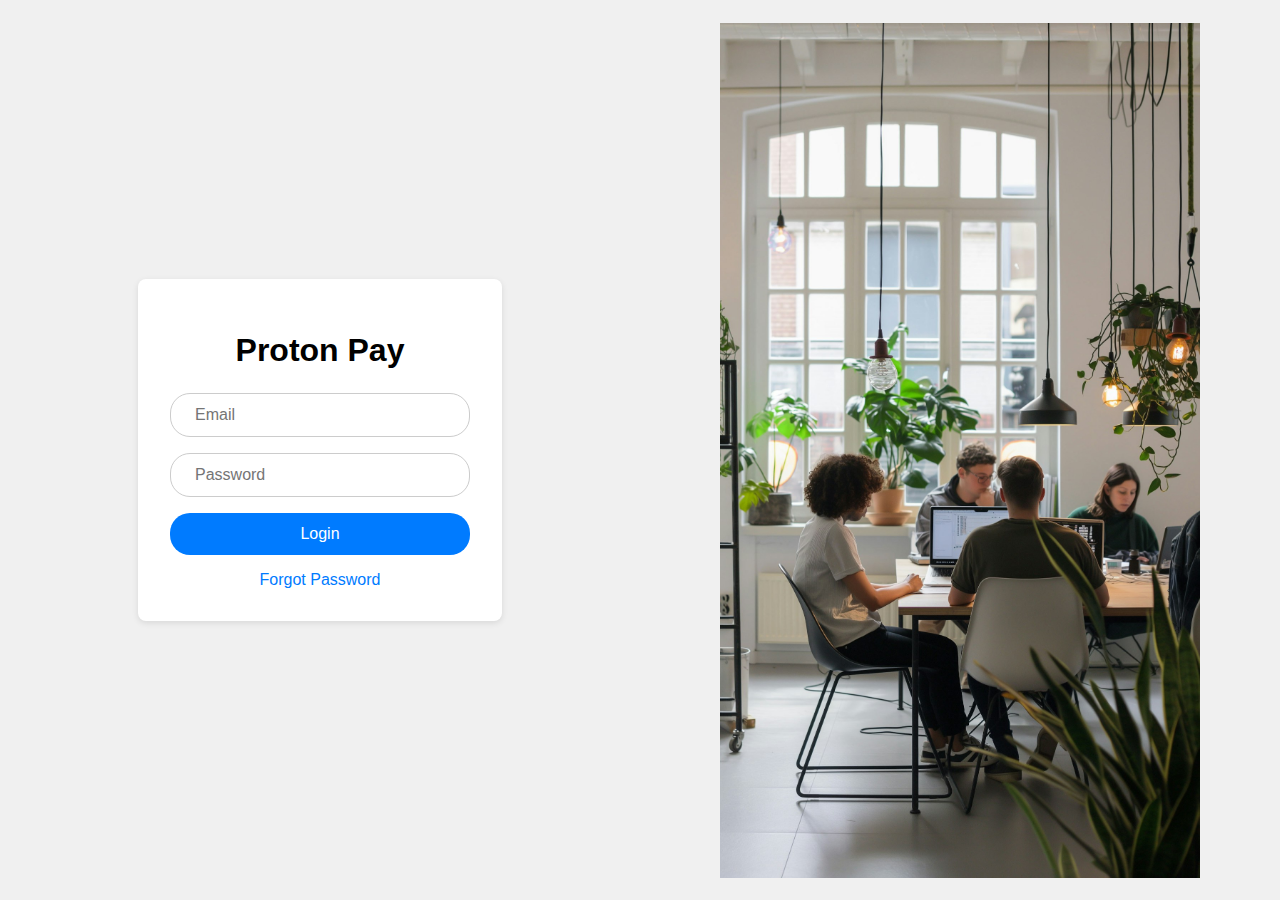
<file: signin.html>
<!DOCTYPE html>
<html lang="en">
<head>
  <meta charset="UTF-8">
  <meta name="viewport" content="width=device-width, initial-scale=1.0">
  <title>Login Page</title>
  <style>
    body {
      margin: 0;
      font-family: Arial, sans-serif;
      display: flex;
      height: 100vh;
    }

    .login-section {
      width: 50%;
      display: flex;
      justify-content: center;
      align-items: center;
      background-color: #f0f0f0;
    }

    .image-section {
      width: 50%;
      height: 100vh;
      display: flex;
      justify-content: center;
      align-items: center;
      overflow: hidden;
      background-color: #f0f0f0;
    }

    .image-section img {
      width: 100%;
      height: 100%;
      object-fit: contain; /* This will maintain aspect ratio */
      max-width: 100%;
      max-height: 95vh;
    }

    .login-card {
      background-color: white;
      padding: 2rem;
      border-radius: 8px;
      box-shadow: 0 2px 6px rgba(0, 0, 0, 0.1);
      width: 300px;
    }

    .login-card h1 {
      text-align: center;
      margin-bottom: 1.5rem;
    }

    .login-card input {
      display: block;
      width: 100%;
      padding: 0.75rem 1.5rem;
      margin-bottom: 1rem;
      border: 1px solid #ccc;
      border-radius: 20px;
      font-size: 1rem;
      box-sizing: border-box;
    }

    .login-card button {
      display: block;
      width: 100%;
      padding: 0.75rem;
      background-color: #007bff;
      color: white;
      border: none;
      border-radius: 20px;
      cursor: pointer;
      font-size: 1rem;
    }

    .login-card a {
      display: block;
      text-align: center;
      color: #007bff;
      text-decoration: none;
      margin-top: 1rem;
    }

    .error-message {
      color: #dc3545;
      text-align: center;
      margin-top: 1rem;
      display: none;
    }

    .success-message {
      color: #28a745;
      text-align: center;
      margin-top: 1rem;
      display: none;
    }

    /* Modal styles */
    .modal {
      display: none;
      position: fixed;
      top: 0;
      left: 0;
      width: 100%;
      height: 100%;
      background-color: rgba(0, 0, 0, 0.5);
    }

    .modal-content {
      background-color: white;
      padding: 2rem;
      border-radius: 8px;
      position: absolute;
      top: 50%;
      left: 50%;
      transform: translate(-50%, -50%);
      width: 300px;
    }

    .close {
      position: absolute;
      right: 1rem;
      top: 0.5rem;
      font-size: 1.5rem;
      cursor: pointer;
    }

    .modal-content button {
      margin-top: 1rem;
      width: 100%;
      padding: 0.75rem;
      background-color: #007bff;
      color: white;
      border: none;
      border-radius: 20px;
      cursor: pointer;
      font-size: 1rem;
    }

    .modal-content input {
      width: 100%;
      padding: 0.75rem 1.5rem;
      margin-bottom: 1rem;
      border: 1px solid #ccc;
      border-radius: 20px;
      font-size: 1rem;
      box-sizing: border-box;
    }

    .modal-content h2 {
      margin-top: 0;
      margin-bottom: 1rem;
    }

    /* Responsive design */
    @media (max-width: 768px) {
      .login-section {
        width: 100%;
      }
      
      .image-section {
        display: none;
      }
    }
  </style>
</head>
<body>
  <div class="login-section">
    <div class="login-card">
      <h1>Proton Pay</h1>
      <input type="email" placeholder="Email" id="loginEmail" />
      <input type="password" placeholder="Password" id="loginPassword" />
      <button onclick="attemptLogin()">Login</button>
      <div class="error-message" id="errorMessage">
        Invalid email or password. Please try again.
      </div>
      <a href="#" onclick="showForgotPasswordModal(event)">Forgot Password</a>
    </div>
  </div>

  <div class="image-section">
    <img src="images/office.jpeg" alt="Login illustration">
  </div>

  <!-- Forgot Password Modal -->
  <div id="forgotPasswordModal" class="modal">
    <div class="modal-content">
      <span class="close" onclick="closeModal()">&times;</span>
      <h2>Reset Password</h2>
      <p>Enter your email to receive a password reset link:</p>
      <input type="email" placeholder="Email" id="resetEmail" />
      <button onclick="sendResetLink()">Send Reset Link</button>
      <div class="success-message" id="successMessage">
        An email will be sent if the account exists.
      </div>
    </div>
  </div>

  <script>
    function attemptLogin() {
      const email = document.getElementById('loginEmail').value;
      const password = document.getElementById('loginPassword').value;
      
      // Show error message (in a real app, you'd verify credentials first)
      document.getElementById('errorMessage').style.display = 'block';
    }

    function showForgotPasswordModal(event) {
      event.preventDefault();
      document.getElementById('forgotPasswordModal').style.display = 'block';
      document.getElementById('successMessage').style.display = 'none';
    }

    function closeModal() {
      document.getElementById('forgotPasswordModal').style.display = 'none';
    }

    function sendResetLink() {
      const email = document.getElementById('resetEmail').value;
      if (email) {
        document.getElementById('successMessage').style.display = 'block';
        setTimeout(() => {
          closeModal();
        }, 2000);
      } else {
        alert('Please enter your email address');
      }
    }

    window.onclick = function(event) {
      const modal = document.getElementById('forgotPasswordModal');
      if (event.target === modal) {
        closeModal();
      }
    }
  </script>
</body>
</html>
</file>
